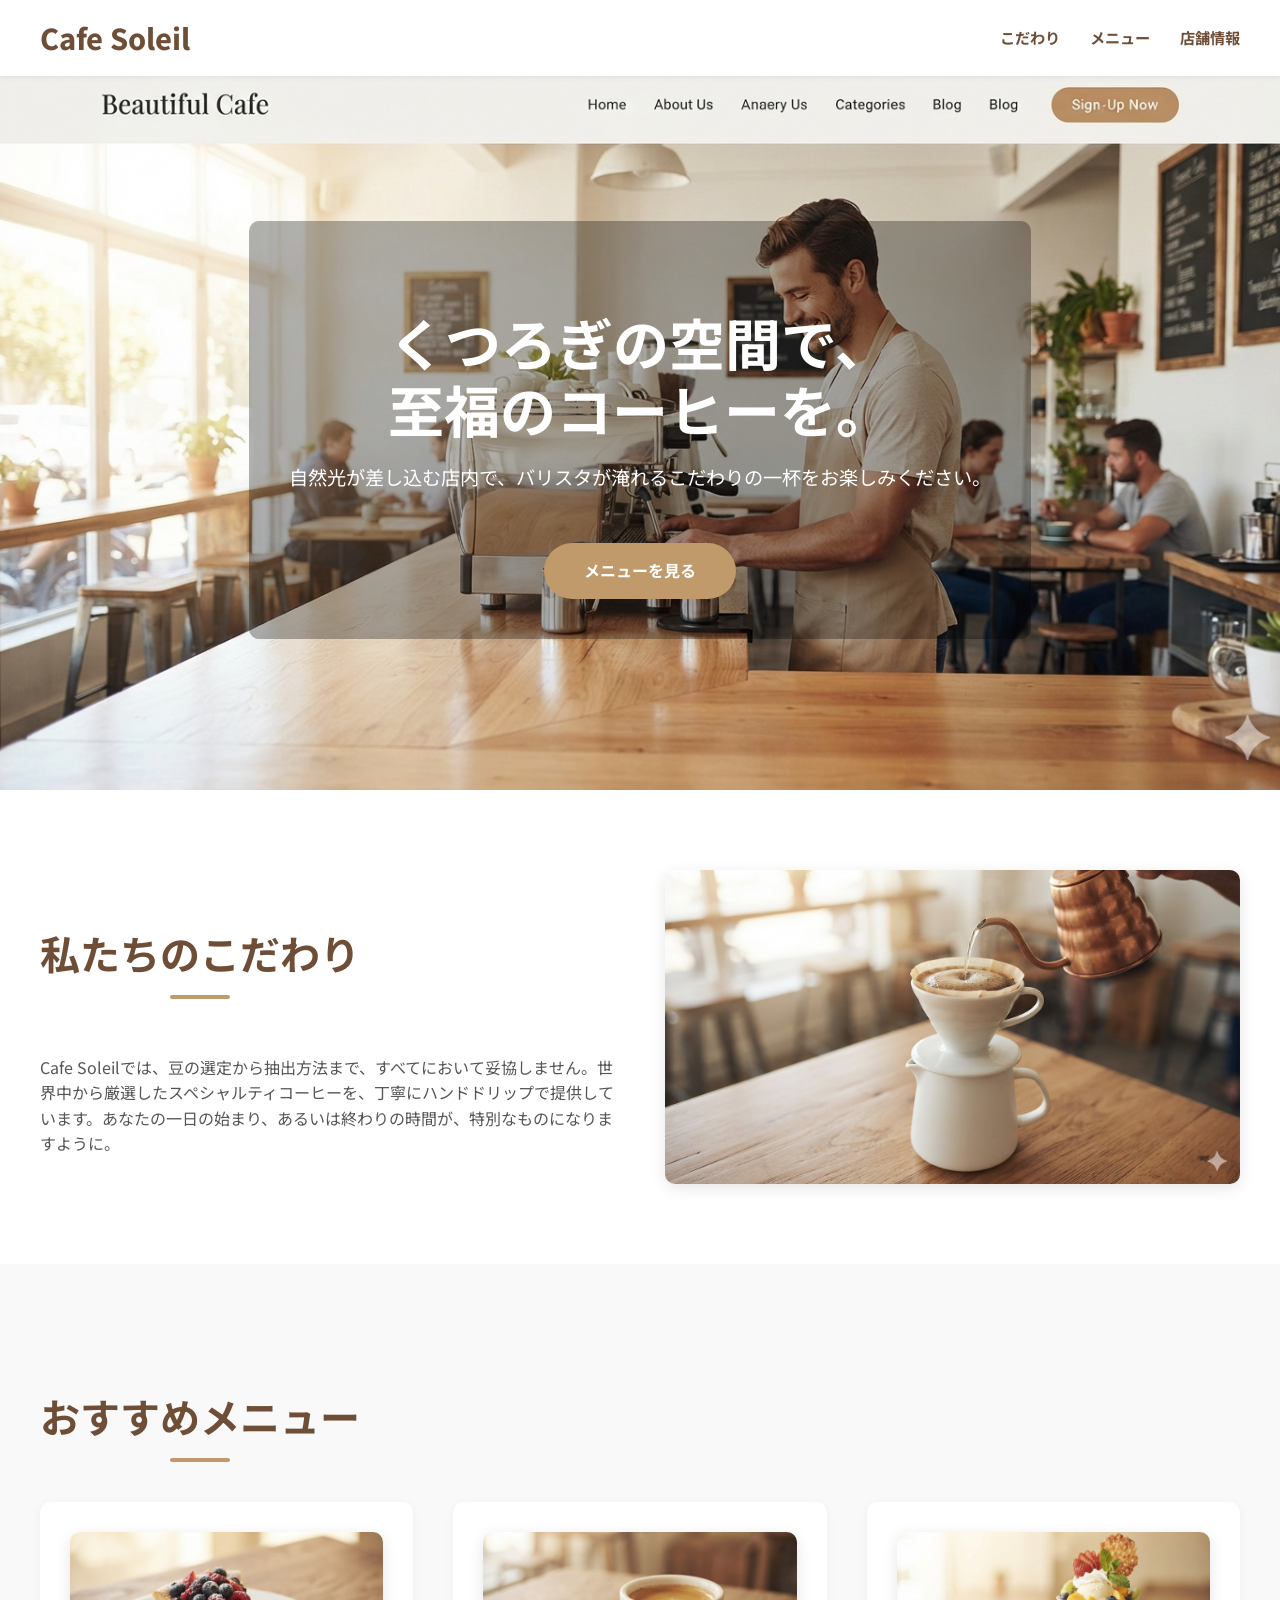
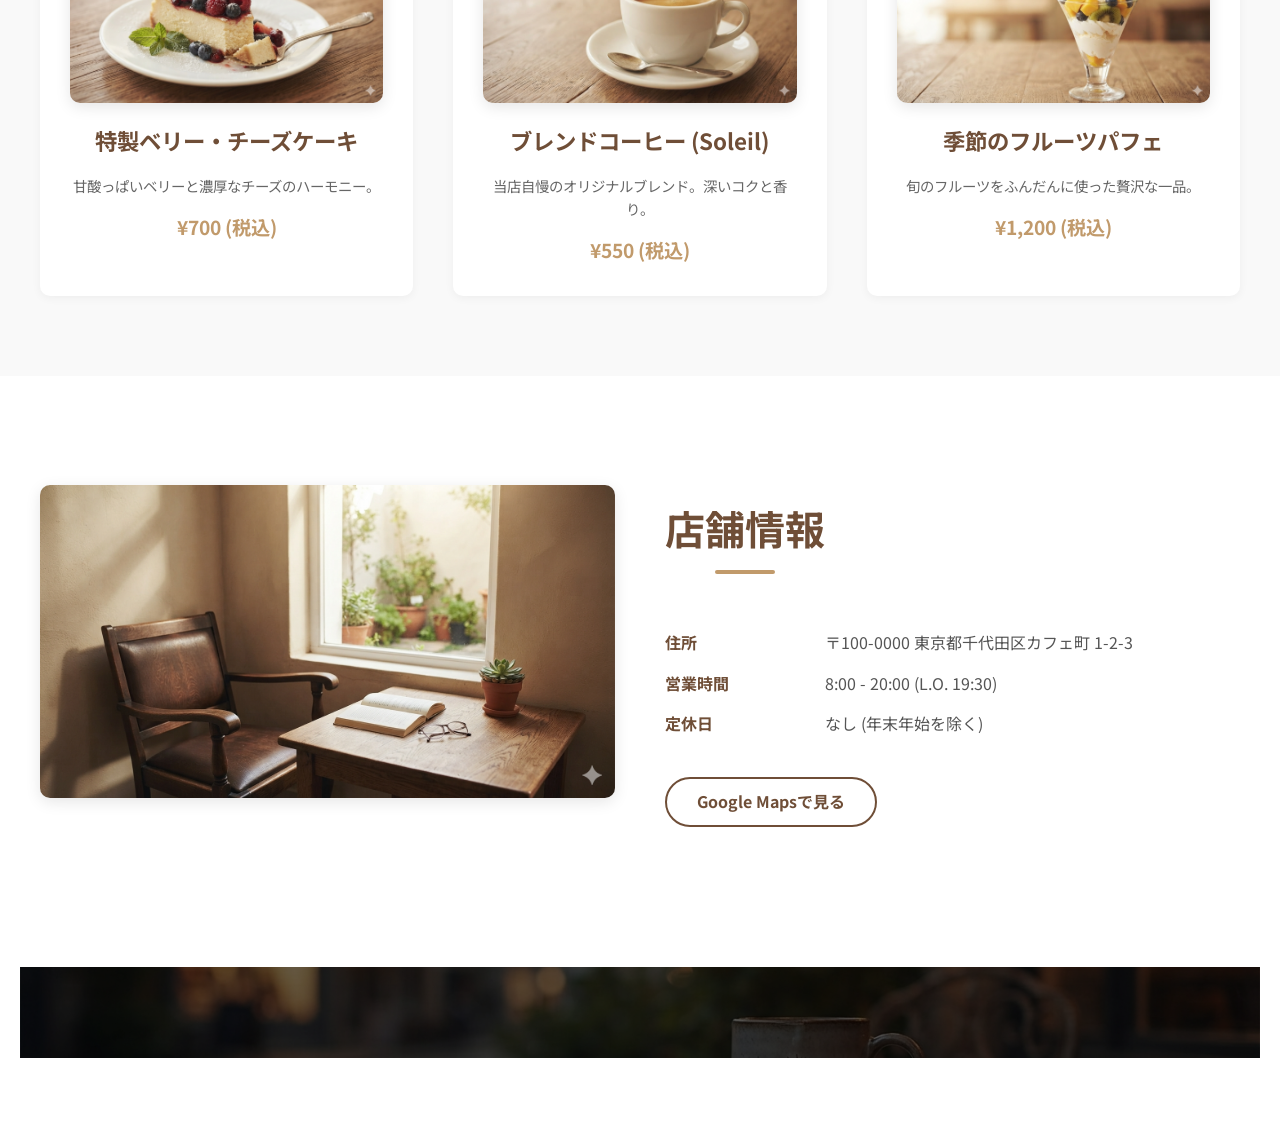
<file: 授業資料/コンピューター基礎/HTML_CSS基礎/index.html>
<!DOCTYPE html>
<html lang="ja">
<head>
    <meta charset="UTF-8">
    <meta name="viewport" content="width=device-width, initial-scale=1.0">
    <title>Cafe Soleil - こだわりの空間と時間をあなたに</title>
    <!-- 外部CSSファイルの読み込み -->
    <link rel="stylesheet" href="css/style.css">
    <!-- Google Fontsの読み込み（Noto Sans JP） -->
    <link rel="preconnect" href="https://fonts.googleapis.com">
    <link rel="preconnect" href="https://fonts.gstatic.com" crossorigin>
    <link href="https://fonts.googleapis.com/css2?family=Noto+Sans+JP:wght@400;700&display=swap" rel="stylesheet">
</head>
<body>

    <!-- === ヘッダー === -->
    <header>
        <div class="container header-container">
            <h1 class="site-logo">Cafe Soleil</h1>
            <nav>
                <ul class="nav-list">
                    <li class="nav-item"><a href="#about">こだわり</a></li>
                    <li class="nav-item"><a href="#menu">メニュー</a></li>
                    <li class="nav-item"><a href="#location">店舗情報</a></li>
                </ul>
            </nav>
        </div>
    </header>

    <!-- === メインコンテンツ === -->
    <main>
        <!-- 1. ヒーローイメージ -->
        <section class="hero">
            <div class="hero-content">
                <h2>くつろぎの空間で、<br>至福のコーヒーを。</h2>
                <p>自然光が差し込む店内で、バリスタが淹れるこだわりの一杯をお楽しみください。</p>
                <a href="#menu" class="btn">メニューを見る</a>
            </div>
            <!-- 生成画像1: カフェの様子（メイン） -->
            <img src="img/image_0.png" alt="明るいカフェのカウンターでコーヒーを淹れるバリスタと笑顔の客" class="hero-bg-img">
        </section>

        <!-- 2. こだわりセクション (Flexbox使用) -->
        <section id="about" class="about container section-padding">
            <div class="about-text">
                <h3 class="section-title">私たちのこだわり</h3>
                <p>Cafe Soleilでは、豆の選定から抽出方法まで、すべてにおいて妥協しません。世界中から厳選したスペシャルティコーヒーを、丁寧にハンドドリップで提供しています。あなたの一日の始まり、あるいは終わりの時間が、特別なものになりますように。</p>
            </div>
            <!-- 生成画像2: ハンドドリップの様子 -->
            <div class="about-image">
                <img src="img/image_1.png" alt="ハンドドリップでコーヒーを淹れているクローズアップ" class="rounded-img">
            </div>
        </section>

        <!-- 3. メニューセクション (Gridレイアウトの基礎) -->
        <section id="menu" class="menu bg-light-gray section-padding">
            <div class="container">
                <h3 class="section-title center-align">おすすめメニュー</h3>
                <div class="menu-grid">
                    <div class="menu-item">
                        <!-- 生成画像4: チーズケーキ -->
                        <img src="img/image_2.png" alt="ベリーが乗ったチーズケーキ" class="rounded-img">
                        <h4>特製ベリー・チーズケーキ</h4>
                        <p>甘酸っぱいベリーと濃厚なチーズのハーモニー。</p>
                        <span class="price">¥700 (税込)</span>
                    </div>
                    <div class="menu-item">
                        <img src="img/image_3.png" alt="ハンドドリップコーヒー" class="rounded-img">
                        <h4>ブレンドコーヒー (Soleil)</h4>
                        <p>当店自慢のオリジナルブレンド。深いコクと香り。</p>
                        <span class="price">¥550 (税込)</span>
                    </div>
                    <div class="menu-item">
                        <img src="img/image_4.png" alt="季節のパフェ（イメージ）" class="rounded-img">
                        <h4>季節のフルーツパフェ</h4>
                        <p>旬のフルーツをふんだんに使った贅沢な一品。</p>
                        <span class="price">¥1,200 (税込)</span>
                    </div>
                </div>
            </div>
        </section>

        <!-- 4. 店舗情報セクション -->
        <section id="location" class="location container section-padding">
            <div class="location-content">
                <h3 class="section-title">店舗情報</h3>
                <dl class="info-list">
                    <dt>住所</dt>
                    <dd>〒100-0000 東京都千代田区カフェ町 1-2-3</dd>
                    <dt>営業時間</dt>
                    <dd>8:00 - 20:00 (L.O. 19:30)</dd>
                    <dt>定休日</dt>
                    <dd>なし (年末年始を除く)</dd>
                </dl>
                <a href="#" class="btn-secondary">Google Mapsで見る</a>
            </div>
            <!-- 生成画像3: 落ち着いた窓辺の席 -->
            <div class="location-image">
                <img src="img/image_5.png" alt="誰もいない落ち着いた窓際の席" class="rounded-img">
            </div>
        </section>
    </main>

    <!-- === フッター === -->
    <footer>
        <div class="container footer-content">
            <p class="footer-logo">Cafe Soleil</p>
            <p class="copy">&copy; 2023 Cafe Soleil. All rights reserved.</p>
            <!-- 生成画像5: 夕暮れのテラス -->
            <img src="img/image_6.png" alt="夕暮れのテラス席にあるカフェのマグカップ" class="footer-bg-img">
        </div>
    </footer>

</body>
</html>
</file>
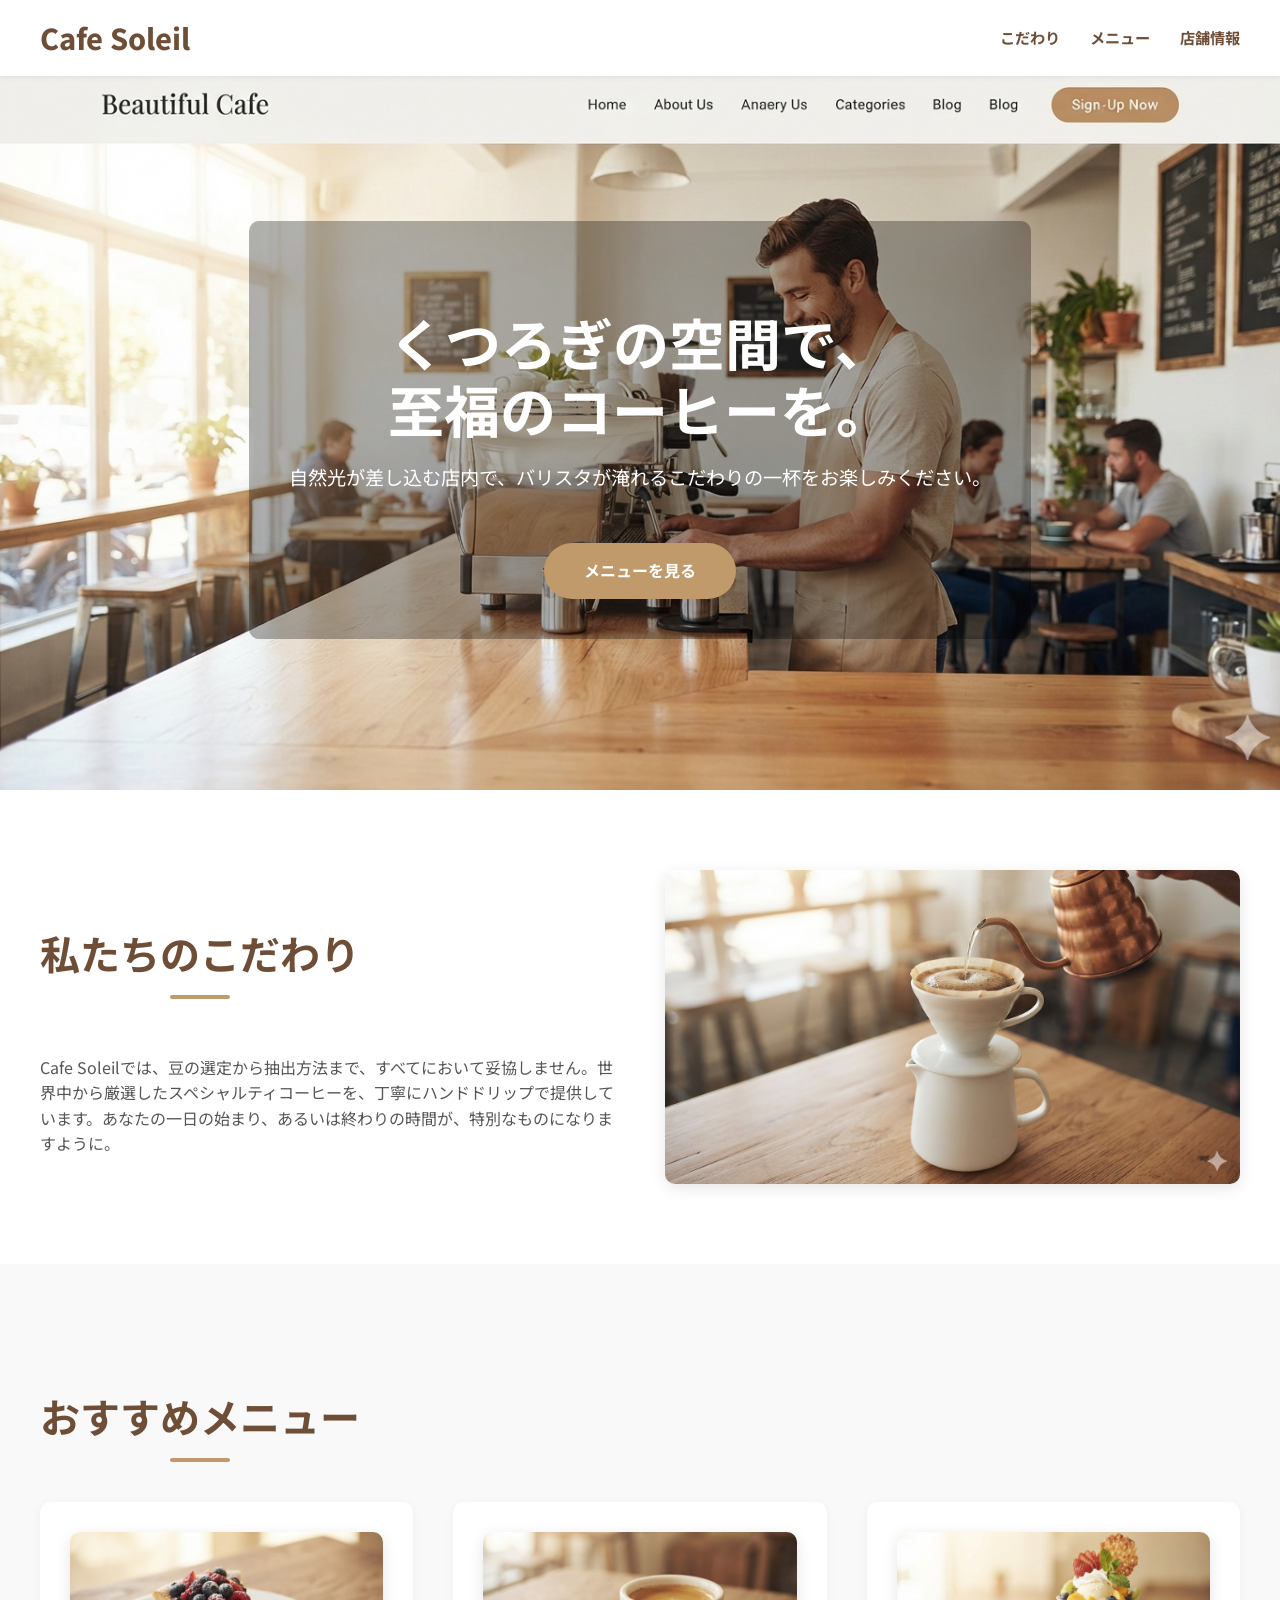
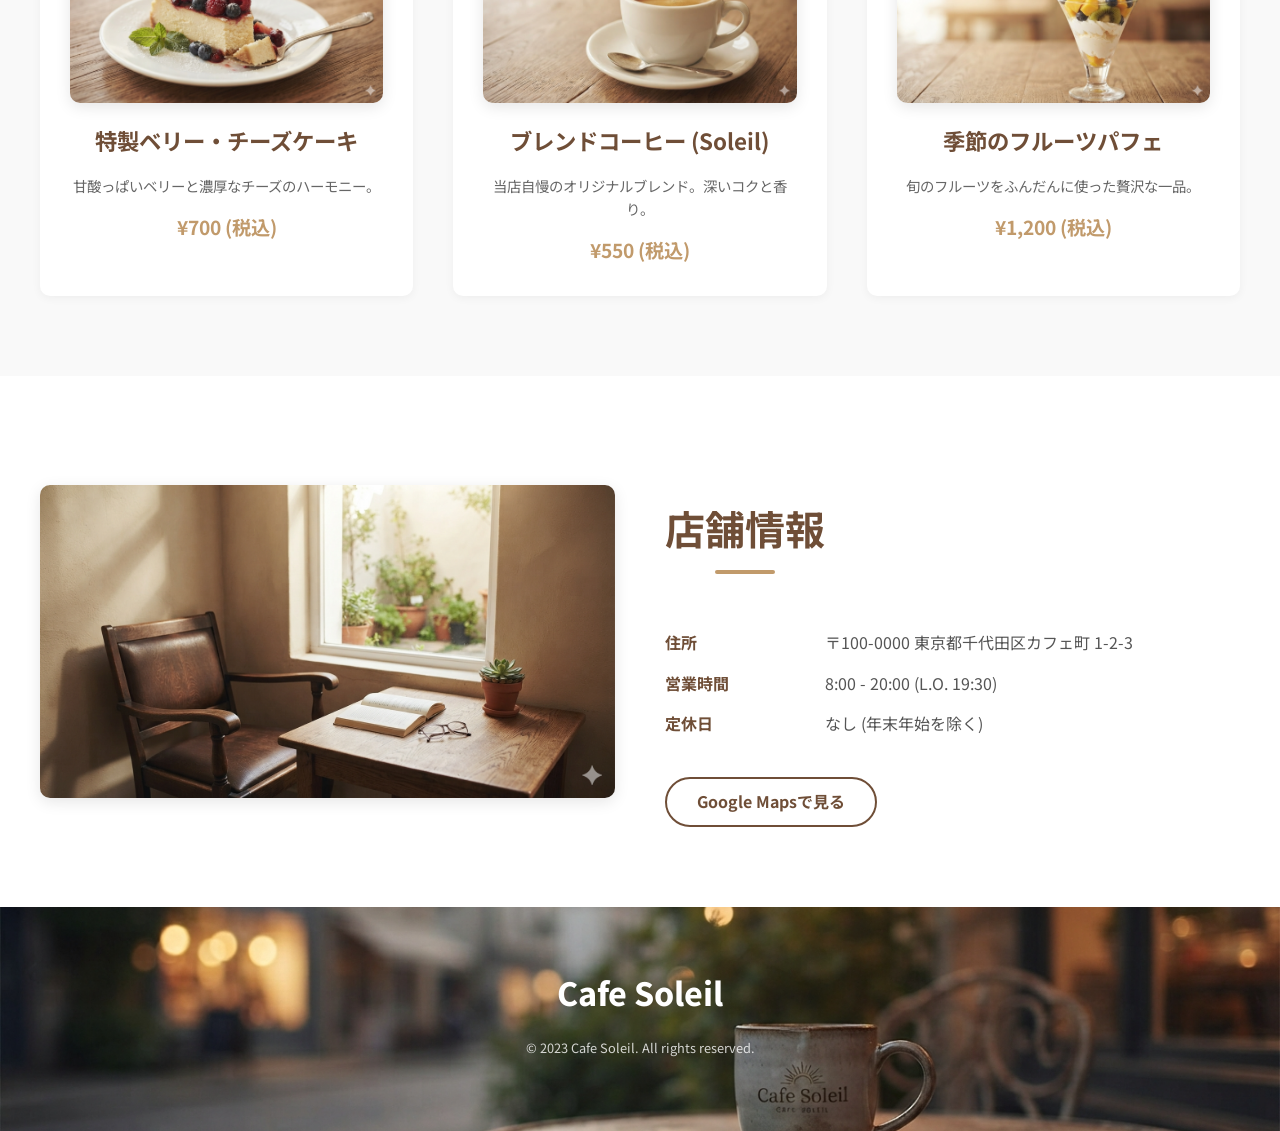
<file: 授業資料/コンピューター基礎/HTML_CSS基礎/カフェサイト見本ファイル/index.html>
<!DOCTYPE html>
<html lang="ja">
<head>
    <meta charset="UTF-8">
    <meta name="viewport" content="width=device-width, initial-scale=1.0">
    <title>Cafe Soleil - こだわりの空間と時間をあなたに</title>
    <!-- CSSファイルの読み込み -->
    <link rel="stylesheet" href="css/style.css">
    <!-- 以下の三つはWebフォント（GoogleFonts）の読み込み -->
    <link rel="preconnect" href="https://fonts.googleapis.com">
    <link rel="preconnect" href="https://fonts.gstatic.com" crossorigin>
    <link href="https://fonts.googleapis.com/css2?family=Noto+Sans+JP:wght@400;700&display=swap" rel="stylesheet">
</head>
<body>

    <!-- === ヘッダー === -->
    <header>
        <div class="container header-container">
            <h1 class="site-logo">Cafe Soleil</h1>
            <nav>
                <ul class="nav-list">
                    <li class="nav-item"><a href="#about">こだわり</a></li>
                    <li class="nav-item"><a href="#menu">メニュー</a></li>
                    <li class="nav-item"><a href="#location">店舗情報</a></li>
                </ul>
            </nav>
        </div>
    </header>

    <!-- === メインコンテンツ === -->
    <main>
        <!-- 1. ヒーローイメージ -->
        <section class="hero">
            <div class="hero-content">
                <h2>くつろぎの空間で、<br>至福のコーヒーを。</h2>
                <p>自然光が差し込む店内で、バリスタが淹れるこだわりの一杯をお楽しみください。</p>
                <a href="#menu" class="btn">メニューを見る</a>
            </div>
            <img src="img/image_0.png" alt="明るいカフェのカウンターでコーヒーを淹れるバリスタと笑顔の客" class="hero-bg-img">
        </section>

        <!-- 2. こだわりセクション (Flexbox使用) -->
        <section id="about" class="about container section-padding">
            <div class="about-text">
                <h3 class="section-title">私たちのこだわり</h3>
                <p>Cafe Soleilでは、豆の選定から抽出方法まで、すべてにおいて妥協しません。世界中から厳選したスペシャルティコーヒーを、丁寧にハンドドリップで提供しています。あなたの一日の始まり、あるいは終わりの時間が、特別なものになりますように。</p>
            </div>
            <div class="about-image">
                <img src="img/image_1.png" alt="ハンドドリップでコーヒーを淹れているクローズアップ" class="rounded-img">
            </div>
        </section>

        <!-- 3. メニューセクション (Gridレイアウトの基礎) -->
        <section id="menu" class="menu bg-light-gray section-padding">
            <div class="container">
                <h3 class="section-title center-align">おすすめメニュー</h3>
                <div class="menu-grid">
                    <div class="menu-item">
                        <img src="img/image_2.png" alt="ベリーが乗ったチーズケーキ" class="rounded-img">
                        <h4>特製ベリー・チーズケーキ</h4>
                        <p>甘酸っぱいベリーと濃厚なチーズのハーモニー。</p>
                        <span class="price">¥700 (税込)</span>
                    </div>
                    <div class="menu-item">
                        <img src="img/image_3.png" alt="ハンドドリップコーヒー" class="rounded-img">
                        <h4>ブレンドコーヒー (Soleil)</h4>
                        <p>当店自慢のオリジナルブレンド。深いコクと香り。</p>
                        <span class="price">¥550 (税込)</span>
                    </div>
                    <div class="menu-item">
                        <img src="img/image_4.png" alt="季節のパフェ（イメージ）" class="rounded-img">
                        <h4>季節のフルーツパフェ</h4>
                        <p>旬のフルーツをふんだんに使った贅沢な一品。</p>
                        <span class="price">¥1,200 (税込)</span>
                    </div>
                </div>
            </div>
        </section>

        <!-- 4. 店舗情報セクション -->
        <section id="location" class="location container section-padding">
            <div class="location-content">
                <h3 class="section-title">店舗情報</h3>
                <dl class="info-list">
                    <dt>住所</dt>
                    <dd>〒100-0000 東京都千代田区カフェ町 1-2-3</dd>
                    <dt>営業時間</dt>
                    <dd>8:00 - 20:00 (L.O. 19:30)</dd>
                    <dt>定休日</dt>
                    <dd>なし (年末年始を除く)</dd>
                </dl>
                <a href="#" class="btn-secondary">Google Mapsで見る</a>
            </div>
            <div class="location-image">
                <img src="img/image_5.png" alt="誰もいない落ち着いた窓際の席" class="rounded-img">
            </div>
        </section>
    </main>

    <!-- === フッター === -->
    <footer>
        <div class="container footer-content">
            <p class="footer-logo">Cafe Soleil</p>
            <p class="copy">&copy; 2023 Cafe Soleil. All rights reserved.</p>            
        </div>
    </footer>

</body>
</html>
</file>
<file: 授業資料/コンピューター基礎/HTML_CSS基礎/css/style.css>
/* ==============================
   基本設定 (Reset & Base)
   ============================== */
:root {
    /* カラーパレット */
    --primary-color: #6f4e37;    /* コーヒーブラウン */
    --secondary-color: #c19a6b;  /* ベージュ/ゴールド */
    --accent-color: #e6c7a8;    /* 薄いベージュ */
    --text-color: #555;         /* ダークグレー */
    --bg-color: #fff;           /* 白 */
    --light-gray-bg: #f9f9f9;   /* 薄いグレー */
}

html {
    /* スムーズスクロールを有効化 */
    scroll-behavior: smooth;
}

body {
    font-family: 'Noto Sans JP', sans-serif;
    color: var(--text-color);
    background-color: var(--bg-color);
    line-height: 1.6;
    margin: 0;
    padding-top: 70px; /* ヘッダーの高さ分下げる */
}

img {
    max-width: 100%;
    height: auto;
    display: block;
}

h1, h2, h3, h4 {
    color: var(--primary-color);
    font-weight: 700;
    margin-bottom: 1rem;
}

a {
    text-decoration: none;
    color: inherit;
    transition: opacity 0.3s ease;
}

a:hover {
    opacity: 0.7;
}

/* 共通クラス */
.container {
    max-width: 1200px;
    margin: 0 auto;
    padding: 0 20px;
}

.section-padding {
    padding: 80px 0;
}

.center-align {
    text-align: center;
}

.bg-light-gray {
    background-color: var(--light-gray-bg);
}

.section-title {
    font-size: 2.5rem;
    margin-bottom: 40px;
    position: relative;
    display: inline-block;
}

/* セクションタイトルの下線 */
.section-title::after {
    content: '';
    display: block;
    width: 60px;
    height: 4px;
    background-color: var(--secondary-color);
    margin: 10px auto 0;
    border-radius: 2px;
}

/* 角丸画像 */
.rounded-img {
    border-radius: 10px;
    box-shadow: 0 4px 15px rgba(0,0,0,0.1);
}

/* ==============================
   ヘッダー (Header - Flexbox)
   ============================== */
header {
    background-color: rgba(255, 255, 255, 0.95); /* 半透明 */
    padding: 15px 0;
    position: fixed;
    top: 0;
    left: 0;
    width: 100%;
    z-index: 100;
    box-shadow: 0 2px 5px rgba(0,0,0,0.05);
}

.header-container {
    display: flex;
    justify-content: space-between; /* ロゴとナビを左右に配置 */
    align-items: center;
}

.site-logo {
    font-size: 1.8rem;
    margin: 0;
    font-weight: 800;
}

.nav-list {
    margin: 0;
    padding: 0;
    list-style: none;
    display: flex;
    gap: 30px;
}

.nav-item a {
    font-weight: 700;
    color: var(--primary-color);
    font-size: 0.95rem;
}

/* ==============================
   メインコンテンツ (Main)
   ============================== */

/* 1. ヒーローイメージ */
.hero {
    position: relative;
    color: #fff;
    height: 80vh; /* 画面の高さの80% */
    display: flex;
    align-items: center;
    justify-content: center;
    text-align: center;
    overflow: hidden;
}

.hero-content {
    position: relative;
    z-index: 2; /* 写真の上に文字を配置 */
    background-color: rgba(0, 0, 0, 0.3); /* 文字を読みやすくするための薄い黒背景 */
    padding: 40px;
    border-radius: 10px;
    max-width: 800px;
}

.hero h2 {
    font-size: 3.5rem;
    margin-bottom: 20px;
    color: #fff;
    line-height: 1.2;
}

.hero p {
    font-size: 1.2rem;
    margin-bottom: 30px;
}

.hero-bg-img {
    position: absolute;
    top: 0;
    left: 0;
    width: 100%;
    height: 100%;
    object-fit: cover; /* 画像をトリミングして全体を覆う */
    z-index: 1;
}

/* ボタン */
.btn {
    display: inline-block;
    background-color: var(--secondary-color);
    color: #fff;
    padding: 15px 40px;
    border-radius: 30px;
    font-weight: 700;
    margin-top: 20px;
    border: none;
    cursor: pointer;
    font-size: 1rem;
}

/* 2. こだわりセクション (Flexbox - 左右配置) */
.about {
    display: flex;
    align-items: center;
    gap: 50px;
}

.about-text {
    flex: 1; /* 左右の比率を1:1にする */
}

.about-image {
    flex: 1;
}

/* 3. メニューセクション (Grid Layout) */
.menu-grid {
    display: grid;
    grid-template-columns: repeat(auto-fit, minmax(300px, 1fr));
    /* レスポンシブ: 画面幅に合わせて自動でカラム数を調整 */
    gap: 40px;
}

.menu-item {
    background: #fff;
    padding: 30px;
    border-radius: 10px;
    box-shadow: 0 2px 10px rgba(0,0,0,0.05);
    text-align: center;
    transition: transform 0.3s ease;
}

.menu-item:hover {
    transform: translateY(-5px); /* ホバーで少し浮かす */
}

.menu-item img {
    margin-bottom: 20px;
}

.menu-item h4 {
    margin-top: 10px;
    font-size: 1.4rem;
}

.menu-item p {
    font-size: 0.9rem;
    margin-bottom: 15px;
    color: #666;
}

.price {
    font-weight: 700;
    color: var(--secondary-color);
    font-size: 1.2rem;
}

/* 4. 店舗情報セクション (Flexbox) */
.location {
    display: flex;
    align-items: center;
    flex-direction: row-reverse; /* 画像を右、テキストを左に配置 */
    gap: 50px;
}

.location-content {
    flex: 1;
}

.location-image {
    flex: 1;
}

.info-list {
    display: grid;
    grid-template-columns: 100px 1fr; /* 定義リストをきれいに並べる */
    gap: 15px 20px;
    margin-bottom: 30px;
    text-align: left;
}

.info-list dt {
    font-weight: 700;
    color: var(--primary-color);
}

.btn-secondary {
    display: inline-block;
    border: 2px solid var(--primary-color);
    color: var(--primary-color);
    padding: 10px 30px;
    border-radius: 30px;
    font-weight: 700;
    margin-top: 10px;
}

/* ==============================
   フッター (Footer)
   ============================== */
footer {
    position: relative;
    color: #fff;
    padding: 60px 0;
    text-align: center;
    overflow: hidden;
}

.footer-content {
    position: relative;
    z-index: 2;
}

.footer-logo {
    font-size: 2rem;
    font-weight: 800;
    margin: 0 0 10px 0;
}

.copy {
    font-size: 0.8rem;
    opacity: 0.8;
    margin-top: 20px;
}

.footer-bg-img {
    position: absolute;
    top: 0;
    left: 0;
    width: 100%;
    height: 100%;
    object-fit: cover;
    z-index: 1;
    filter: brightness(0.4); /* フッター用に画像を暗くする */
}

/* ==============================
   レスポンシブデザイン (Responsive)
   ============================== */

/* タブレットサイズ (〜992px) */
@media (max-width: 992px) {
    .container {
        padding: 0 30px;
    }

    .hero h2 {
        font-size: 3rem;
    }

    .about, .location {
        gap: 30px;
    }
}

/* モバイルサイズ (〜768px) */
@media (max-width: 768px) {
    body {
        padding-top: 60px; /* ヘッダーの縮小に合わせて調整 */
    }

    .section-padding {
        padding: 60px 0;
    }

    .section-title {
        font-size: 2rem;
        margin-bottom: 30px;
    }

    /* ヘッダーの要素を縦並びに近い形へ */
    header {
        padding: 10px 0;
    }
    
    .header-container {
        flex-direction: column;
        gap: 10px;
    }

    .nav-list {
        gap: 20px;
        font-size: 0.85rem;
    }

    /* ヒーローセクションの文字サイズ調整 */
    .hero {
        height: 50vh; /* スマホでは少し低く */
    }

    .hero-content {
        padding: 20px;
    }

    .hero h2 {
        font-size: 2rem;
    }

    .hero p {
        font-size: 1rem;
        margin-bottom: 15px;
    }

    .btn {
        padding: 12px 30px;
        font-size: 0.9rem;
    }

    /* Flexboxを解除して縦並びにする */
    .about, .location {
        flex-direction: column;
        text-align: center;
    }
    
    /* 店舗情報のテキストを中央寄せに */
    .info-list {
        grid-template-columns: 1fr; /* 1列にする */
        text-align: center;
        gap: 5px;
    }
    
    .info-list dt {
        margin-top: 10px;
    }
    
    .location-content {
        order: 2; /* テキストを画像の下にする */
    }
    
    .location-image {
        order: 1; /* 画像をテキストの上にする */
        margin-bottom: 20px;
    }

    /* メニューのグリッド調整 */
    .menu-grid {
        grid-template-columns: 1fr; /* スマホでは1列 */
        gap: 30px;
    }
    
    .menu-item {
        padding: 20px;
    }

    .footer-logo {
        font-size: 1.5rem;
    }
}
</file>
<file: 授業資料/コンピューター基礎/HTML_CSS基礎/カフェサイト見本ファイル/css/style.css>
/* ==============================
   基本設定 (Reset & Base)
   ============================== */
html {
    /* スムーズスクロールを有効化 */
    scroll-behavior: smooth;
}

body {
    font-family: "Noto Sans JP", sans-serif; /*書体*/
    color: #555;
    background-color: #fff; /*背景*/
    line-height: 1.6; /*行間*/
    margin: 0;
    padding-top: 70px; /* ヘッダーの高さ分下げる */
}

img {
    max-width: 100%; /*最大でも親要素を超えない*/
    height: auto; /*高さ*/
    display: block; /*性質変更*/
}

h1,
h2,
h3,
h4 {
    color: #6f4e37;
    font-weight: 700; /*文字の太さ*/
    margin-bottom: 1rem; /*1rem = 16px */
}

a {
    text-decoration: none; /*下線をなくす*/
    color: inherit; /*親要素に文字色を合わせる*/
    transition: opacity 0.3s ease; /*変化は0.3秒*/
}
a:hover {
    opacity: 0.7; /*透明度*/
}

/* 共通クラス */
.container {
    max-width: 1200px;
    margin: 0 auto;
    padding: 0 20px;
}
.section-padding {
    padding: 80px 0;
}
.center-align {
    text-align: center;
}
.bg-light-gray {
    background-color: #f9f9f9;
}
.section-title {
    font-size: 2.5rem;
    margin-bottom: 40px;
    position: relative;
    display: inline-block;
}

/* セクションタイトルの下線 */
.section-title::after {
    content: "";
    display: block;
    width: 60px;
    height: 4px;
    background-color: #c19a6b;
    margin: 10px auto 0;
    border-radius: 2px;
}

/* 角丸画像 */
.rounded-img {
    border-radius: 10px; /*四隅を丸める*/
    box-shadow: 0 4px 15px rgba(0, 0, 0, 0.1); /*影*/
}

/* ==============================
   ヘッダー (Header - Flexbox)
   ============================== */
header {
    background-color: rgba(255, 255, 255, 0.95); /* 半透明 */
    padding: 15px 0;
    position: fixed; /*画面に固定する*/
    /*固定位置*/
    top: 0;
    left: 0;
    width: 100%;
    z-index: 100; /*重なり合った時の強さ*/
    box-shadow: 0 2px 5px rgba(0, 0, 0, 0.05); /*影*/
}

.header-container {
    display: flex; /*子要素を強制横並び*/
    justify-content: space-between; /*左右配置を調整*/
    align-items: center; /*縦位置を中央*/
}

.site-logo {
    font-size: 1.8rem;
    margin: 0;
    font-weight: 800; /*文字の太さ*/
}

.nav-list {
    margin: 0;
    padding: 0;
    list-style: none; /*リストのマークをなくす*/
    display: flex; /*子要素を強制横並び*/
    gap: 30px; /*子要素の間隔*/
}

.nav-item a {
    font-weight: 700; /*文字の太さ*/
    color: #6f4e37;
    font-size: 0.95rem;
}

/* ==============================
   メインコンテンツ (Main)
   ============================== */

/* 1. ヒーローイメージ */
.hero {
    position: relative; /*相対基準点にする*/
    color: #fff;
    height: 80vh; /* 画面の高さの80% */
    display: flex; /*子要素を強制横並び*/
    align-items: center; /*縦位置を中央*/
    justify-content: center; /*左右配置を調整*/
    text-align: center; /*文字揃えを中央*/
    overflow: hidden; /*画面外にはみ出さないように*/
}

.hero-content {
    position: relative; /*相対基準点にする*/
    z-index: 2; /* 写真の上に文字を配置 */
    background-color: rgba(
        0,
        0,
        0,
        0.3
    ); /* 文字を読みやすくするための薄い黒背景 */
    padding: 40px;
    border-radius: 10px; /*四隅を丸く*/
    max-width: 800px; /*最大でも800px */
}

.hero h2 {
    font-size: 3.5rem;
    margin-bottom: 20px;
    color: #fff;
    line-height: 1.2; /*行間*/
}

.hero p {
    font-size: 1.2rem;
    margin-bottom: 30px;
}

.hero-bg-img {
    position: absolute; /*相対点に対する絶対配置*/
    /* 配置 */
    top: 0;
    left: 0;
    width: 100%;
    height: 100%;
    object-fit: cover; /* トリミング前提 */
    z-index: 1; /*重なりの強さ*/
}

/* ボタン */
.btn {
    display: inline-block; /*性質変更*/
    background-color: #c19a6b;
    color: #fff;
    padding: 15px 40px;
    border-radius: 30px; /*四隅の丸み*/
    font-weight: 700; /*文字の太さ*/
    margin-top: 20px;
    border: none; /*枠なし*/
    cursor: pointer; /*マウスホバー時ポインターになる*/
    font-size: 1rem;
}

/* 2. こだわりセクション (Flexbox - 左右配置) */
.about {
    display: flex; /*子要素を強制横並び*/
    align-items: center; /*縦位置を中央*/
    gap: 50px; /*子要素の間隔*/
}
.about-text {
    flex: 1; /* 横並びの左右の比率を1:1にする */
}
.about-image {
    flex: 1;
}

/* 3. メニューセクション (Grid Layout) */
.menu-grid {
    display: grid; /*区画整理のレイアウト 子要素の並びを指定*/
    grid-template-columns: repeat(auto-fit, minmax(300px, 1fr));
    /*300pxを最低値として、Windowsの大きさによって自動調整 */
    gap: 40px; /*要素間の間隔*/
}

.menu-item {
    background: #fff;
    padding: 30px;
    border-radius: 10px;
    box-shadow: 0 2px 10px rgba(0, 0, 0, 0.05);
    text-align: center;
    transition: transform 0.3s ease;
}
.menu-item:hover {
    transform: translateY(-5px); /* ホバーで少し浮かす */
}

.menu-item img {
    margin-bottom: 20px;
}

.menu-item h4 {
    margin-top: 10px;
    font-size: 1.4rem;
}

.menu-item p {
    font-size: 0.9rem;
    margin-bottom: 15px;
    color: #666;
}

.price {
    font-weight: 700;
    color: #c19a6b;
    font-size: 1.2rem;
}

/* 4. 店舗情報セクション (Flexbox) */
.location {
    display: flex;
    align-items: center;
    flex-direction: row-reverse; /* 画像を右、テキストを左に配置 */
    gap: 50px;
}
.location-content {
    flex: 1; /*横並びの比率は1*/
}
.location-image {
    flex: 1; /*横並びの比率は1*/
}

.info-list {
    display: grid; /*区画整理のレイアウト 子要素の並びを指定*/
    grid-template-columns: 100px 1fr; /* 最初の幅は100px あとは比率1 */
    gap: 15px 20px; /*上下の間隔 左右の間隔*/
    margin-bottom: 30px;
    text-align: left; /*文字を左揃え*/
}

.info-list dt {
    font-weight: 700; /*文字の太さ*/
    color: #6f4e37;
}

.btn-secondary {
    display: inline-block; /*性質変更*/
    border: 2px solid #6f4e37; /*枠線 */
    color: #6f4e37;
    padding: 10px 30px;
    border-radius: 30px;
    font-weight: 700;
    margin-top: 10px;
}

/* ==============================
   フッター (Footer)
   ============================== */
footer {
    position: relative; /*相対基準点にする*/
    color: #fff;
    padding: 60px 0;
    text-align: center;
    overflow: hidden; /*画面外にはみ出さない*/

    /* 背景画像 */
    background-image:url(../img/image_6.png);
    background-size: cover; /*めいいっぱい広がる */
    background-position:center center; /* トリミングされる写真の位置取り */
}
.footer-content {
    /* position: relative; */
    /* z-index: 2; 重なった時の表示の強さ */
}

.footer-logo {
    font-size: 2rem;
    font-weight: 800;
    margin: 0 0 10px 0;
}

.copy {
    font-size: 0.8rem;
    opacity: 0.8; /*透明度*/
    margin-top: 20px;
}

.footer-bg-img {
    /* position: absolute; 相対点に対する絶対座標で配置 */
    /*絶対配置の位置*/
    /* top: 0;
    left: 0;
    width: 100%;
    height: 100%; */
    /* object-fit: cover; トリミング前提 */
    /* z-index: -1; 重なった時の表示の強さ 1は弱い */
    /* filter: brightness(0.4); フッター用に画像を暗くする */
}

/* ==============================
   レスポンシブデザイン (Responsive)
   ============================== */

/* モバイルサイズ (〜768px) の時のデザイン*/
@media (max-width: 768px) {
    .container {
        padding: 0 30px;
    }

    .hero h2 {
        font-size: 3rem;
    }

    .about,
    .location {
        gap: 30px;
    }
    body {
        padding-top: 60px; /* ヘッダーの縮小に合わせて調整 */
    }

    .section-padding {
        padding: 60px 0;
    }

    .section-title {
        font-size: 2rem;
        margin-bottom: 30px;
    }

    /* ヘッダーの要素を縦並びに近い形へ */
    header {
        padding: 10px 0;
    }

    .header-container {
        flex-direction: column;
        gap: 10px;
    }

    .nav-list {
        gap: 20px;
        font-size: 0.85rem;
    }

    /* ヒーローセクションの文字サイズ調整 */
    .hero {
        height: 50vh; /* スマホでは少し低く */
    }

    .hero-content {
        padding: 20px;
    }

    .hero h2 {
        font-size: 2rem;
    }

    .hero p {
        font-size: 1rem;
        margin-bottom: 15px;
    }

    .btn {
        padding: 12px 30px;
        font-size: 0.9rem;
    }

    /* Flexboxを解除して縦並びにする */
    .about,
    .location {
        flex-direction: column;
        text-align: center;
    }

    /* 店舗情報のテキストを中央寄せに */
    .info-list {
        grid-template-columns: 1fr; /* 1列にする */
        text-align: center;
        gap: 5px;
    }

    .info-list dt {
        margin-top: 10px;
    }

    .location-content {
        order: 2; /* テキストを画像の下にする */
    }

    .location-image {
        order: 1; /* 画像をテキストの上にする */
        margin-bottom: 20px;
    }

    /* メニューのグリッド調整 */
    .menu-grid {
        grid-template-columns: 1fr; /* スマホでは1列 */
        gap: 30px;
    }

    .menu-item {
        padding: 20px;
    }

    .footer-logo {
        font-size: 1.5rem;
    }
}
</file>
